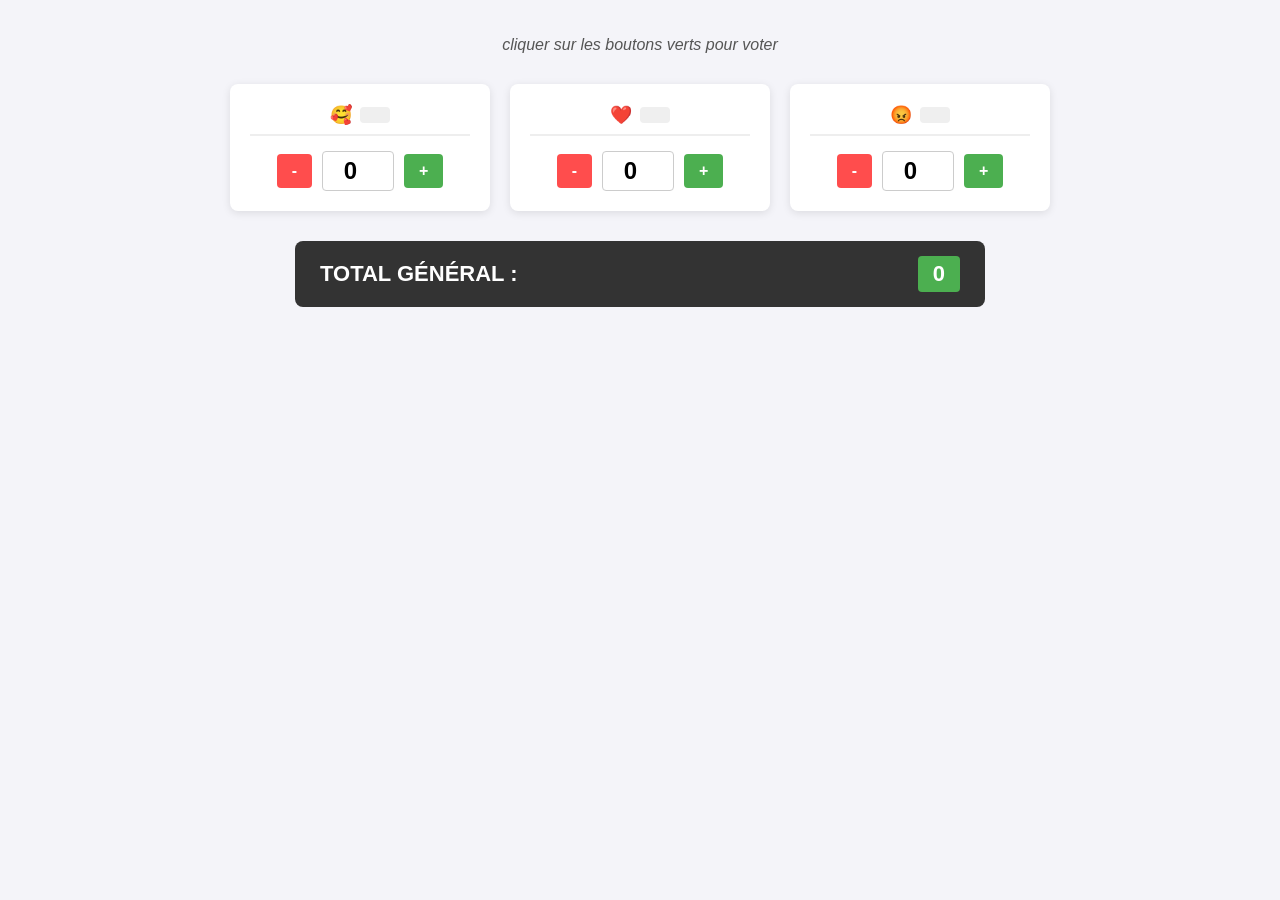
<file: mon_projet_flask/templates/index.html>
<!DOCTYPE html>
<html lang="fr">
<head>
  <meta charset="UTF-8">
  <title>Mes Compteurs</title>
  
  <style>

    body {
      font-family: Arial, sans-serif;
      padding: 20px;
      background-color: #f4f4f9;
      margin: 0;
    }
    
    h2, .instruction {
      text-align: center;
    }

    .instruction { color: #555; }

    /* Grille pour mettre les compteurs côte à côte */
    .compteurs-groupe {
      display: flex;
      flex-wrap: wrap;
      gap: 20px;
      justify-content: center;
      margin-top: 30px;
    }

    /* Carte de chaque compteur */
    .compteur-card {
      background: white;
      padding: 20px;
      border-radius: 8px;
      box-shadow: 0 2px 8px rgba(0,0,0,0.1);
      display: flex;
      flex-direction: column;
      align-items: center;
      gap: 15px;
      width: 220px;
    }

    /* Zone du titre avec son bouton d'édition */
    .zone-titre {
      display: flex;
      align-items: center;
      justify-content: center;
      gap: 8px;
      width: 100%;
      border-bottom: 2px solid #eee;
      padding-bottom: 8px;
    }

    .titre-texte {
      font-size: 18px;
      font-weight: bold;
      margin: 0;
      white-space: nowrap;
      overflow: hidden;
      text-overflow: ellipsis;
      max-width: 150px;
    }

    /* Zone des boutons de calcul */
    .boutons-actions {
      display: flex;
      align-items: center;
      gap: 10px;
    }

    .input-score {
      width: 60px;
      text-align: center;
      font-size: 24px;
      font-weight: bold;
      padding: 5px;
      border: 1px solid #ccc;
      border-radius: 4px;
    }

    button {
      padding: 8px 15px;
      font-size: 16px;
      cursor: pointer;
      border: none;
      border-radius: 4px;
      font-weight: bold;
    }
    .btn-moins { background-color: #ff4d4d; color: white; }
    .btn-plus { background-color: #4caf50; color: white; }
    .btn-reset { background-color: #777; color: white; width: 100%; }
    
    /* Barre du Total */
    .total-card {
      background: #333;
      color: white;
      padding: 15px 25px;
      border-radius: 8px;
      max-width: 640px;
      display: flex;
      justify-content: space-between;
      align-items: center;
      margin: 30px auto 0 auto;
      font-size: 22px;
      font-weight: bold;
    }
    #total-affichage {
      background: #4caf50;
      padding: 5px 15px;
      border-radius: 4px;
    }
  </style>
</head>
<body>

  <p class="instruction"><em>cliquer sur les boutons verts pour voter</em></p>

  <div class="compteurs-groupe">
  
    <!-- COMPTEUR 1 -->
    <div class="compteur-card">
      <div class="zone-titre">
        <p class="titre-texte" id="nom-1">🥰</p>
        <button class="btn-edit" onclick="changerNom(1)"></button>
      </div>
      <div class="boutons-actions">
        <button class="btn-moins" onclick="modifier(1, -1)">-</button>
        <input type="number" class="input-score" id="input-1" value="0" readonly>
        <button class="btn-plus" onclick="modifier(1, 1)">+</button>
      </div>
    </div>

    <!-- COMPTEUR 2 -->
    <div class="compteur-card">
      <div class="zone-titre">
        <p class="titre-texte" id="nom-2">❤️</p>
        <button class="btn-edit" onclick="changerNom(2)"></button>
      </div>
      <div class="boutons-actions">
        <button class="btn-moins" onclick="modifier(2, -1)">-</button>
        <input type="number" class="input-score" id="input-2" value="0" readonly>
        <button class="btn-plus" onclick="modifier(2, 1)">+</button>
      </div>
    </div>

    <!-- COMPTEUR 3 -->
    <div class="compteur-card">
      <div class="zone-titre">
        <p class="titre-texte" id="nom-3">😡</p>
        <button class="btn-edit" onclick="changerNom(3)"></button>
      </div>
      <div class="boutons-actions">
        <button class="btn-moins" onclick="modifier(3, -1)">-</button>
        <input type="number" class="input-score" id="input-3" value="0" readonly>
        <button class="btn-plus" onclick="modifier(3, 1)">+</button>
      </div>
    </div>

  </div>

  <div class="total-card">
    <span>TOTAL GÉNÉRAL :</span>
    <span id="total-affichage">0</span>
  </div>

  <script>
    window.onload = function() {
      for (let i = 1; i <= 3; i++) {
        const scoreSauvegarde = localStorage.getItem('compteur-' + i);
        if (scoreSauvegarde !== null) {
          document.getElementById('input-' + i).value = scoreSauvegarde;
        }
        
        const nomSauvegarde = localStorage.getItem('nom-compteur-' + i);
        if (nomSauvegarde !== null) {
          document.getElementById('nom-' + i).textContent = nomSauvegarde;
        }
      }
      calculerTotal();
    };

    function calculerTotal() {
      let score1 = parseInt(document.getElementById('input-1').value);
      let score2 = parseInt(document.getElementById('input-2').value);
      let score3 = parseInt(document.getElementById('input-3').value);
      let somme = score1 + score2 + score3;
      document.getElementById('total-affichage').textContent = somme;
    }

    function modifier(numero, changement) {
      const champ = document.getElementById('input-' + numero);
      let valeurActuelle = parseInt(champ.value);
      let nouvelleValeur = valeurActuelle + changement;
      
      if (nouvelleValeur < 0) { nouvelleValeur = 0; }
      
      champ.value = nouvelleValeur;
      localStorage.setItem('compteur-' + numero, nouvelleValeur);
      calculerTotal();
    }

    function reset(numero) {
      const champ = document.getElementById('input-' + numero);
      champ.value = 0;
      localStorage.setItem('compteur-' + numero, 0);
      calculerTotal();
    }
  </script>

</body>
</html>
</file>
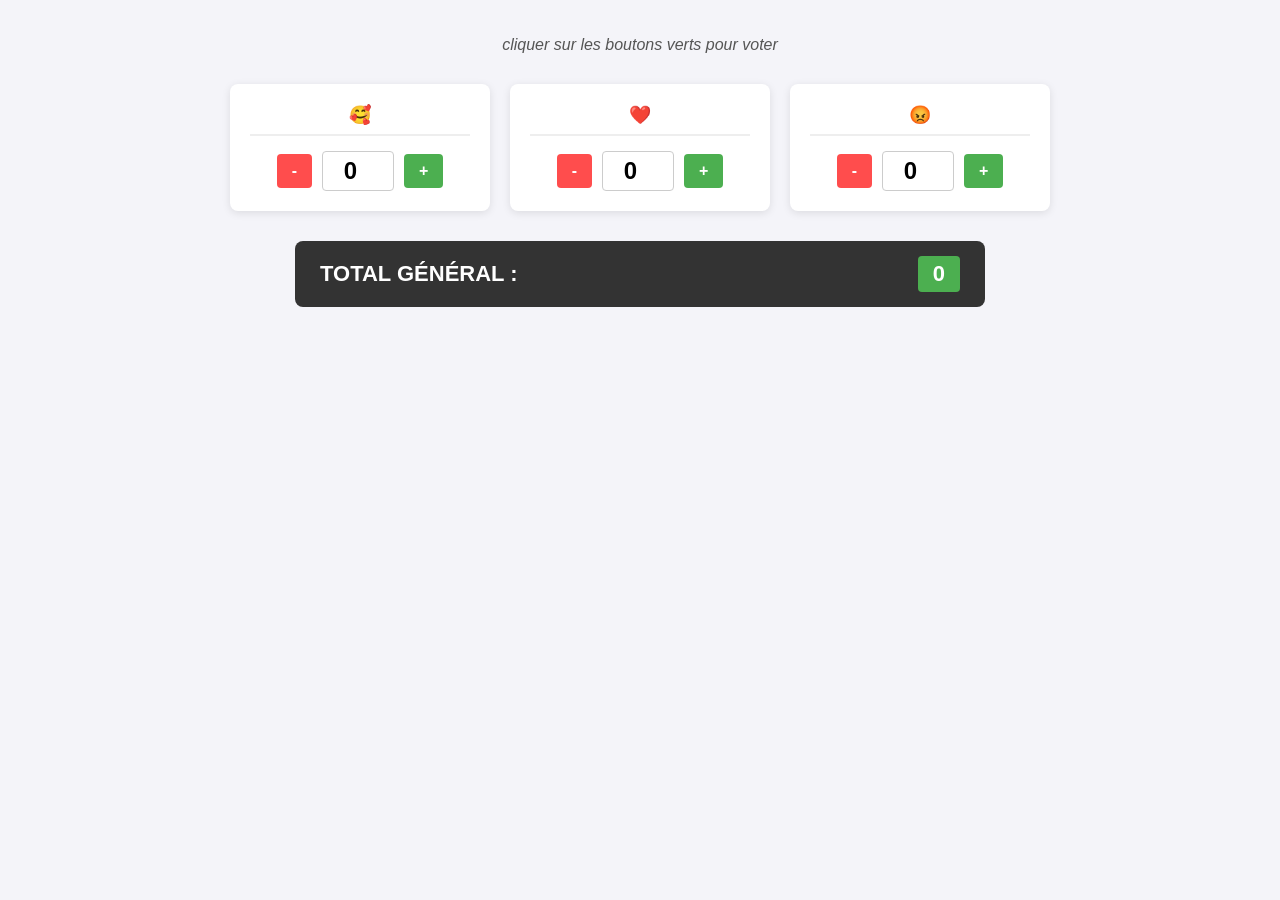
<file: compteurs.html>
<!DOCTYPE html>
<html lang="fr">
<head>
  <meta charset="UTF-8">
  <title>Mes Compteurs</title>
  
  <style>

    body {
      font-family: Arial, sans-serif;
      padding: 20px;
      background-color: #f4f4f9;
      margin: 0;
    }
    
    h2, .instruction {
      text-align: center;
    }

    .instruction { color: #555; }

    /* Grille pour mettre les compteurs côte à côte */
    .compteurs-groupe {
      display: flex;
      flex-wrap: wrap;
      gap: 20px;
      justify-content: center;
      margin-top: 30px;
    }

    /* Carte de chaque compteur */
    .compteur-card {
      background: white;
      padding: 20px;
      border-radius: 8px;
      box-shadow: 0 2px 8px rgba(0,0,0,0.1);
      display: flex;
      flex-direction: column;
      align-items: center;
      gap: 15px;
      width: 220px;
    }

    /* Zone du titre avec son bouton d'édition */
    .zone-titre {
      display: flex;
      align-items: center;
      justify-content: center;
      gap: 8px;
      width: 100%;
      border-bottom: 2px solid #eee;
      padding-bottom: 8px;
    }

    .titre-texte {
      font-size: 18px;
      font-weight: bold;
      margin: 0;
      white-space: nowrap;
      overflow: hidden;
      text-overflow: ellipsis;
      max-width: 150px;
    }

    /* Zone des boutons de calcul */
    .boutons-actions {
      display: flex;
      align-items: center;
      gap: 10px;
    }

    .input-score {
      width: 60px;
      text-align: center;
      font-size: 24px;
      font-weight: bold;
      padding: 5px;
      border: 1px solid #ccc;
      border-radius: 4px;
    }

    button {
      padding: 8px 15px;
      font-size: 16px;
      cursor: pointer;
      border: none;
      border-radius: 4px;
      font-weight: bold;
    }
    .btn-moins { background-color: #ff4d4d; color: white; }
    .btn-plus { background-color: #4caf50; color: white; }
    .btn-reset { background-color: #777; color: white; width: 100%; }
    
    /* Barre du Total */
    .total-card {
      background: #333;
      color: white;
      padding: 15px 25px;
      border-radius: 8px;
      max-width: 640px;
      display: flex;
      justify-content: space-between;
      align-items: center;
      margin: 30px auto 0 auto;
      font-size: 22px;
      font-weight: bold;
    }
    #total-affichage {
      background: #4caf50;
      padding: 5px 15px;
      border-radius: 4px;
    }
  </style>

</head>

<body>

  <p class="instruction"><em>cliquer sur les boutons verts pour voter</em></p>

  <div class="compteurs-groupe">
  
    <!-- COMPTEUR 1 -->
    <div class="compteur-card">
      <div class="zone-titre">
        <p class="titre-texte" id="nom-1">🥰</p>
      </div>
      <div class="boutons-actions">
        <button class="btn-moins" onclick="modifier(1, -1)">-</button>
        <input type="number" class="input-score" id="input-1" value="0" readonly>
        <button class="btn-plus" onclick="modifier(1, 1)">+</button>
      </div>
    </div>

    <!-- COMPTEUR 2 -->
    <div class="compteur-card">
      <div class="zone-titre">
        <p class="titre-texte" id="nom-2">❤️</p>
      </div>
      <div class="boutons-actions">
        <button class="btn-moins" onclick="modifier(2, -1)">-</button>
        <input type="number" class="input-score" id="input-2" value="0" readonly>
        <button class="btn-plus" onclick="modifier(2, 1)">+</button>
      </div>
    </div>

    <!-- COMPTEUR 3 -->
    <div class="compteur-card">
      <div class="zone-titre">
        <p class="titre-texte" id="nom-3">😡</p>
      </div>
      <div class="boutons-actions">
        <button class="btn-moins" onclick="modifier(3, -1)">-</button>
        <input type="number" class="input-score" id="input-3" value="0" readonly>
        <button class="btn-plus" onclick="modifier(3, 1)">+</button>
      </div>
    </div>

  </div>

  <div class="total-card">
    <span>TOTAL GÉNÉRAL :</span>
    <span id="total-affichage">0</span>
  </div>

  <script>
    window.onload = function() {
      for (let i = 1; i <= 3; i++) {
        const scoreSauvegarde = localStorage.getItem('compteur-' + i);
        if (scoreSauvegarde !== null) {
          document.getElementById('input-' + i).value = scoreSauvegarde;
        }
        
        const nomSauvegarde = localStorage.getItem('nom-compteur-' + i);
        if (nomSauvegarde !== null) {
          document.getElementById('nom-' + i).textContent = nomSauvegarde;
        }
      }
      calculerTotal();
    };

    function calculerTotal() {
      let score1 = parseInt(document.getElementById('input-1').value);
      let score2 = parseInt(document.getElementById('input-2').value);
      let score3 = parseInt(document.getElementById('input-3').value);
      let somme = score1 + score2 + score3;
      document.getElementById('total-affichage').textContent = somme;
    }

    function modifier(numero, changement) {
      const champ = document.getElementById('input-' + numero);
      let valeurActuelle = parseInt(champ.value);
      let nouvelleValeur = valeurActuelle + changement;
      
      if (nouvelleValeur < 0) { nouvelleValeur = 0; }
      
      champ.value = nouvelleValeur;
      localStorage.setItem('compteur-' + numero, nouvelleValeur);
      calculerTotal();
    }

    function reset(numero) {
      const champ = document.getElementById('input-' + numero);
      champ.value = 0;
      localStorage.setItem('compteur-' + numero, 0);
      calculerTotal();
    }
  </script>

</body>
</html>
</file>
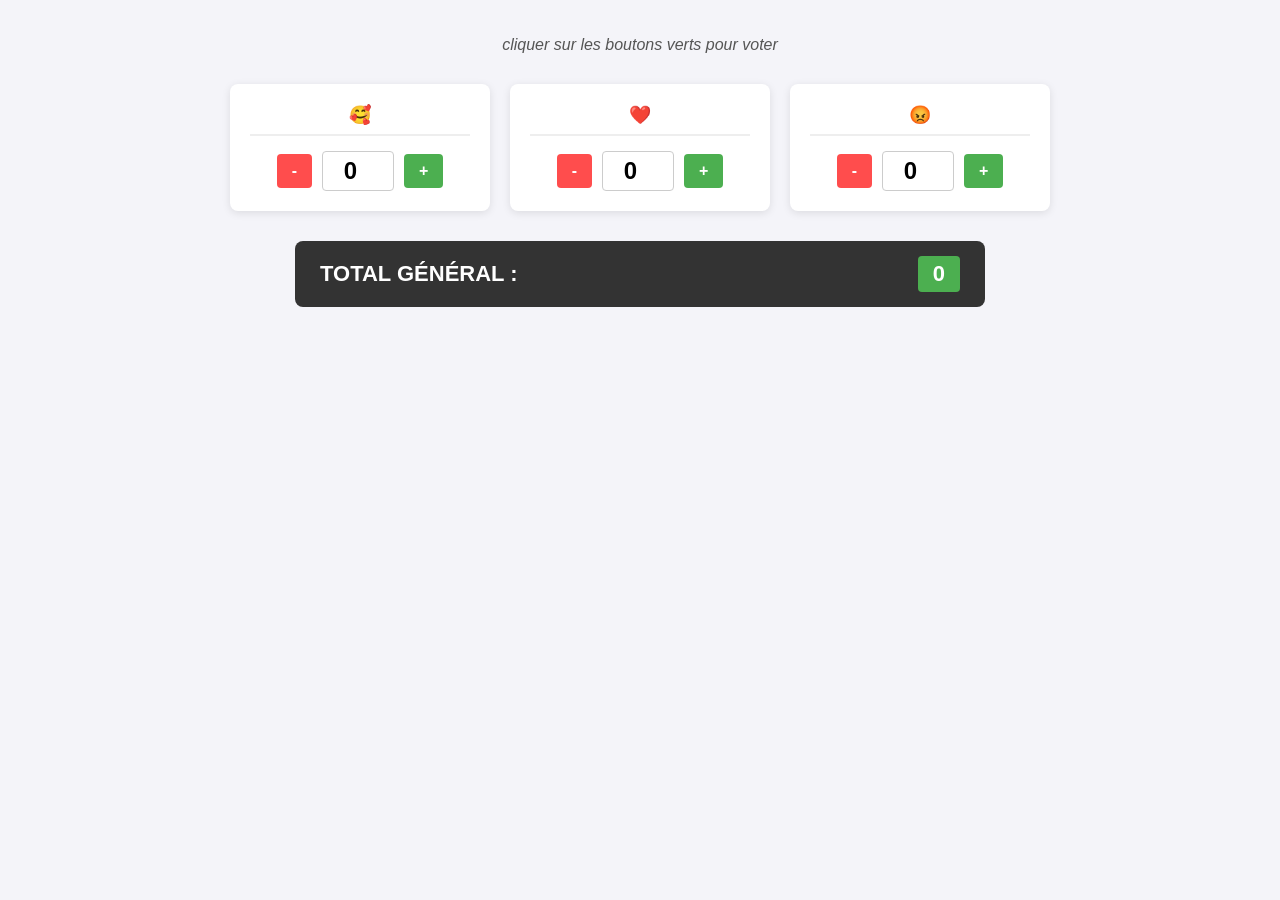
<file: index2.html>
<!DOCTYPE html>
<html lang="fr">
<head>
  <meta charset="UTF-8">
  <title>Mes Compteurs</title>
  
  <style>

    body {
      font-family: Arial, sans-serif;
      padding: 20px;
      background-color: #f4f4f9;
      margin: 0;
    }
    
    h2, .instruction {
      text-align: center;
    }

    .instruction { color: #555; }

    /* Grille pour mettre les compteurs côte à côte */
    .compteurs-groupe {
      display: flex;
      flex-wrap: wrap;
      gap: 20px;
      justify-content: center;
      margin-top: 30px;
    }

    /* Carte de chaque compteur */
    .compteur-card {
      background: white;
      padding: 20px;
      border-radius: 8px;
      box-shadow: 0 2px 8px rgba(0,0,0,0.1);
      display: flex;
      flex-direction: column;
      align-items: center;
      gap: 15px;
      width: 220px;
    }

    /* Zone du titre avec son bouton d'édition */
    .zone-titre {
      display: flex;
      align-items: center;
      justify-content: center;
      gap: 8px;
      width: 100%;
      border-bottom: 2px solid #eee;
      padding-bottom: 8px;
    }

    .titre-texte {
      font-size: 18px;
      font-weight: bold;
      margin: 0;
      white-space: nowrap;
      overflow: hidden;
      text-overflow: ellipsis;
      max-width: 150px;
    }

    /* Zone des boutons de calcul */
    .boutons-actions {
      display: flex;
      align-items: center;
      gap: 10px;
    }

    .input-score {
      width: 60px;
      text-align: center;
      font-size: 24px;
      font-weight: bold;
      padding: 5px;
      border: 1px solid #ccc;
      border-radius: 4px;
    }

    button {
      padding: 8px 15px;
      font-size: 16px;
      cursor: pointer;
      border: none;
      border-radius: 4px;
      font-weight: bold;
    }
    .btn-moins { background-color: #ff4d4d; color: white; }
    .btn-plus { background-color: #4caf50; color: white; }
    .btn-reset { background-color: #777; color: white; width: 100%; }
    
    /* Barre du Total */
    .total-card {
      background: #333;
      color: white;
      padding: 15px 25px;
      border-radius: 8px;
      max-width: 640px;
      display: flex;
      justify-content: space-between;
      align-items: center;
      margin: 30px auto 0 auto;
      font-size: 22px;
      font-weight: bold;
    }
    #total-affichage {
      background: #4caf50;
      padding: 5px 15px;
      border-radius: 4px;
    }
  </style>
</head>
<body>

  <p class="instruction"><em>cliquer sur les boutons verts pour voter</em></p>

  <div class="compteurs-groupe">
  
    <!-- COMPTEUR 1 -->
    <div class="compteur-card">
      <div class="zone-titre">
        <p class="titre-texte" id="nom-1">🥰</p>
      </div>
      <div class="boutons-actions">
        <button class="btn-moins" onclick="modifier(1, -1)">-</button>
        <input type="number" class="input-score" id="input-1" value="0" readonly>
        <button class="btn-plus" onclick="modifier(1, 1)">+</button>
      </div>
    </div>

    <!-- COMPTEUR 2 -->
    <div class="compteur-card">
      <div class="zone-titre">
        <p class="titre-texte" id="nom-2">❤️</p>
      </div>
      <div class="boutons-actions">
        <button class="btn-moins" onclick="modifier(2, -1)">-</button>
        <input type="number" class="input-score" id="input-2" value="0" readonly>
        <button class="btn-plus" onclick="modifier(2, 1)">+</button>
      </div>
    </div>

    <!-- COMPTEUR 3 -->
    <div class="compteur-card">
      <div class="zone-titre">
        <p class="titre-texte" id="nom-3">😡</p>
      </div>
      <div class="boutons-actions">
        <button class="btn-moins" onclick="modifier(3, -1)">-</button>
        <input type="number" class="input-score" id="input-3" value="0" readonly>
        <button class="btn-plus" onclick="modifier(3, 1)">+</button>
      </div>
    </div>

  </div>

  <div class="total-card">
    <span>TOTAL GÉNÉRAL :</span>
    <span id="total-affichage">0</span>
  </div>

  <script>
    window.onload = function() {
      for (let i = 1; i <= 3; i++) {
        const scoreSauvegarde = localStorage.getItem('compteur-' + i);
        if (scoreSauvegarde !== null) {
          document.getElementById('input-' + i).value = scoreSauvegarde;
        }
        
        const nomSauvegarde = localStorage.getItem('nom-compteur-' + i);
        if (nomSauvegarde !== null) {
          document.getElementById('nom-' + i).textContent = nomSauvegarde;
        }
      }
      calculerTotal();
    };

    function calculerTotal() {
      let score1 = parseInt(document.getElementById('input-1').value);
      let score2 = parseInt(document.getElementById('input-2').value);
      let score3 = parseInt(document.getElementById('input-3').value);
      let somme = score1 + score2 + score3;
      document.getElementById('total-affichage').textContent = somme;
    }

    function modifier(numero, changement) {
      const champ = document.getElementById('input-' + numero);
      let valeurActuelle = parseInt(champ.value);
      let nouvelleValeur = valeurActuelle + changement;
      
      if (nouvelleValeur < 0) { nouvelleValeur = 0; }
      
      champ.value = nouvelleValeur;
      localStorage.setItem('compteur-' + numero, nouvelleValeur);
      calculerTotal();
    }

    function reset(numero) {
      const champ = document.getElementById('input-' + numero);
      champ.value = 0;
      localStorage.setItem('compteur-' + numero, 0);
      calculerTotal();
    }
  </script>

</body>
</html>
</file>
